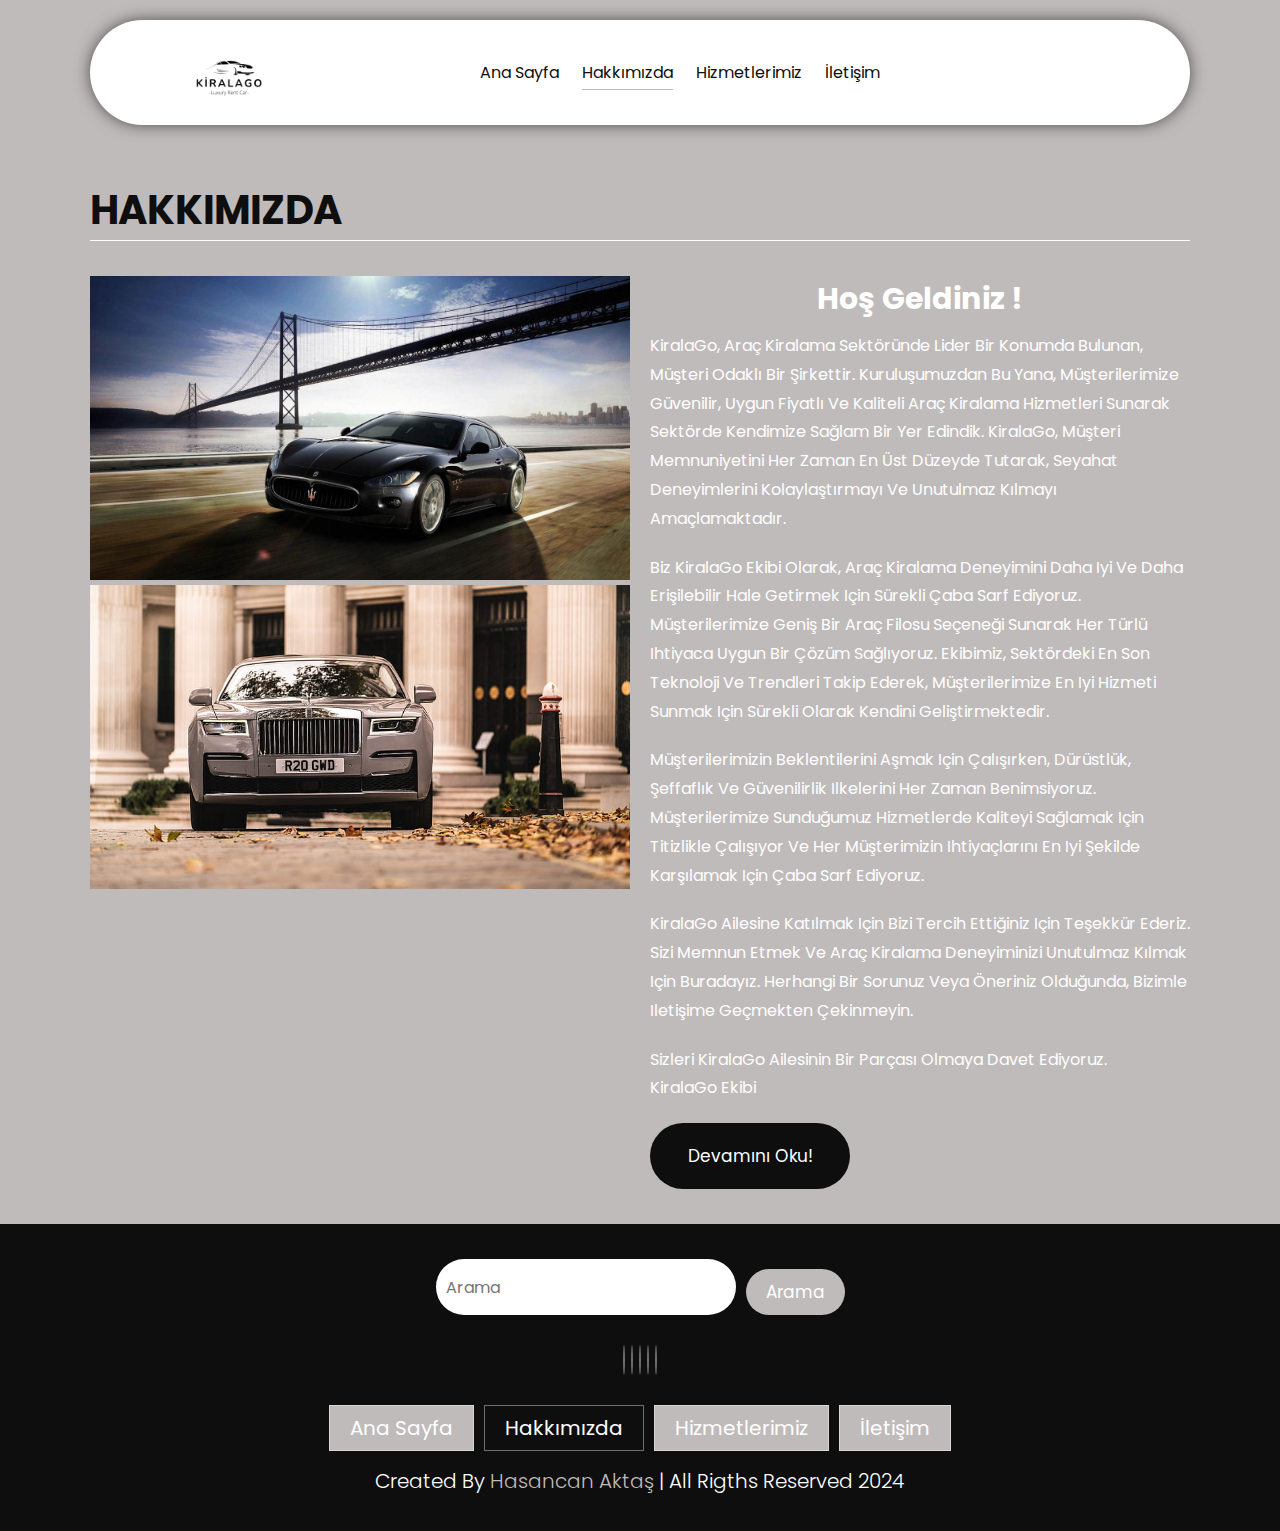
<file: KiralaGO/about.html>
<!DOCTYPE html>
<html lang="en">
  <head>
    <meta charset="UTF-8" />
    <meta http-equiv="X-UA-Compatible" content="IE=edge" />
    <meta name="viewport" content="width=device-width, initial-scale=1.0" />
    <link
      rel="stylesheet"
      href="https://cdnjs.cloudflare.com/ajax/libs/font-awesome/6.1.1/css/all.min.css"
      integrity="sha512-KfkfwYDsLkIlwQp6LFnl8zNdLGxu9YAA1QvwINks4PhcElQSvqcyVLLD9aMhXd13uQjoXtEKNosOWaZqXgel0g=="
      crossorigin="anonymous"
      referrerpolicy="no-referrer"
    />
    <title>Hakkımızda</title>
    <link rel="stylesheet" href="styles/style.css" />
  </head>
  <body>
    <!--! header section start  -->
    <header class="header">
      <a href="#" class="logo">
        <img src="images/1.png" alt="logo" />
      </a>
      <nav class="navbar">
        <a href="index.html">Ana Sayfa</a>
        <a href="about.html" class="active">Hakkımızda</a>
       
        <a href="products.html">Hizmetlerimiz</a>
        
        <a href="contact.html">İletişim</a>
        
      </nav>

      <div class="buttons">
        <button id="search-btn">
          <i class="fas fa-search"></i>
        

      <div class="search-form">
        <input
          type="text"
          class="search-input"
          id="search-box"
          placeholder="search here"
        />
        <i class="fas fa-search"></i>
      </div>

    </header>
    <!--! header section end  -->

    <!--! about section start  -->
    <section class="about" id="about">
      <h1 class="heading"><span >Hakkımızda</span></h1>
      <div class="row">
        <div class="image">
          <img src="images/2.jpg" alt="about" />
          <img src="images/rolss.jpg" alt="about" />
        </div>
        <div class="content">
          <h3 > Hoş Geldiniz !</h3>
          
          <p>
            KiralaGo, araç kiralama sektöründe lider bir konumda bulunan, müşteri odaklı bir şirkettir. 
            Kuruluşumuzdan bu yana, müşterilerimize güvenilir, uygun fiyatlı ve kaliteli araç kiralama hizmetleri sunarak sektörde kendimize sağlam bir yer edindik. 
            KiralaGo, müşteri memnuniyetini her zaman en üst düzeyde tutarak, seyahat deneyimlerini kolaylaştırmayı ve unutulmaz kılmayı amaçlamaktadır.

          </p>
          <p>
            Biz KiralaGo ekibi olarak, araç kiralama deneyimini daha iyi ve daha erişilebilir hale getirmek için sürekli çaba sarf ediyoruz. 
            Müşterilerimize geniş bir araç filosu seçeneği sunarak her türlü ihtiyaca uygun bir çözüm sağlıyoruz. 
            Ekibimiz, sektördeki en son teknoloji ve trendleri takip ederek, müşterilerimize en iyi hizmeti sunmak için sürekli olarak kendini geliştirmektedir.


          </p>
          <p>
           
            Müşterilerimizin beklentilerini aşmak için çalışırken, dürüstlük, şeffaflık ve güvenilirlik ilkelerini her zaman benimsiyoruz.
             Müşterilerimize sunduğumuz hizmetlerde kaliteyi sağlamak için titizlikle çalışıyor ve her müşterimizin ihtiyaçlarını en iyi şekilde karşılamak için çaba sarf ediyoruz.

          </p>
          <p>
            KiralaGo ailesine katılmak için bizi tercih ettiğiniz için teşekkür ederiz. 
            Sizi memnun etmek ve araç kiralama deneyiminizi unutulmaz kılmak için buradayız. 
            Herhangi bir sorunuz veya öneriniz olduğunda, bizimle iletişime geçmekten çekinmeyin.

          </p>
          <P>
            Sizleri KiralaGo ailesinin bir parçası olmaya davet ediyoruz.
            <br>
            KiralaGo Ekibi</P>
          <a href="#" class="btn">Devamını Oku!</a>
        </div>
      </div>
    </section>
    <!--! about section end  -->

    <!--! footer section start  -->
    <section class="footer">
      <div class="search">
        <input type="text" class="search-input" placeholder="Arama" />
        <button class="btn btn-primary">Arama</button>
      </div>
      <div class="share">
        <a href="#" class="fab fa-facebook"></a>
        <a href="#" class="fab fa-twitter"></a>
        <a href="#" class="fab fa-instagram"></a>
        <a href="#" class="fab fa-linkedin"></a>
        <a href="#" class="fab fa-pinterest"></a>
      </div>

      <div class="links">
        <a href="#">Ana Sayfa</a>
        <a href="#" class="active">Hakkımızda</a>
        <a href="#">Hizmetlerimiz</a>
        <a href="#">İletişim</a>
        
      </div>

      <div class="credit">
        created by <span>Hasancan Aktaş</span> | all rigths reserved 2024
      </div>
    </section>
    <!--! footer section end  -->

    <script src="js/script.js"></script>
  </body>
</html>
</file>
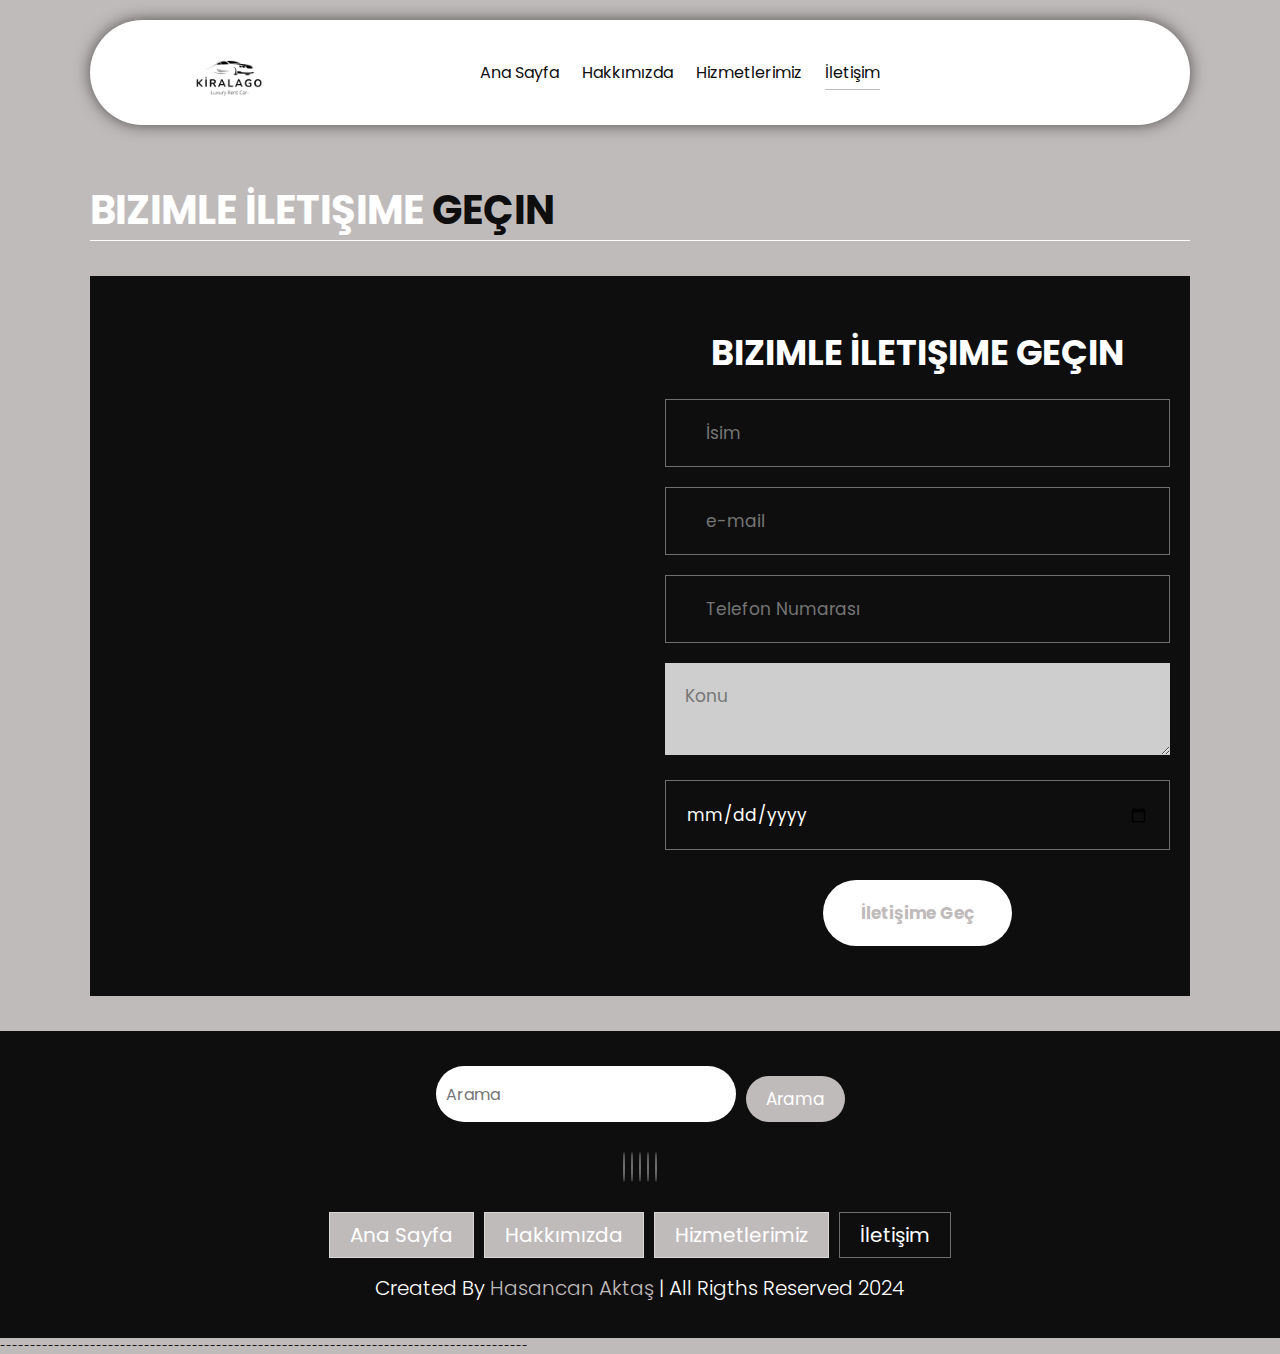
<file: KiralaGO/contact.html>
<!DOCTYPE html>
<html lang="en">
  <head>
    <meta charset="UTF-8" />
    <meta http-equiv="X-UA-Compatible" content="IE=edge" />
    <meta name="viewport" content="width=device-width, initial-scale=1.0" />
    <link
      rel="stylesheet"
      href="https://cdnjs.cloudflare.com/ajax/libs/font-awesome/6.1.1/css/all.min.css"
      integrity="sha512-KfkfwYDsLkIlwQp6LFnl8zNdLGxu9YAA1QvwINks4PhcElQSvqcyVLLD9aMhXd13uQjoXtEKNosOWaZqXgel0g=="
      crossorigin="anonymous"
      referrerpolicy="no-referrer"
    />
    <title>Contact</title>
    <link rel="stylesheet" href="styles/style.css" />
  </head>
  <body>
    <!--! header section start  -->
    <header class="header">
      <a href="#" class="logo">
        <img src="images/1.png" alt="logo" />
      </a>
      <nav class="navbar">
        <a href="index.html">Ana Sayfa</a>
        <a href="about.html">Hakkımızda</a>
      
        <a href="products.html">Hizmetlerimiz</a>
        
        <a href="contact.html" class="active">İletişim</a>
       
      </nav>

      <div class="buttons">
        <button id="search-btn">
          <i class="fas fa-search"></i>
        </button>
        
      </div>

      <div class="search-form">
        <input
          type="text"
          class="search-input"
          id="search-box"
          placeholder="search here"
        />
        <i class="fas fa-search"></i>
      </div>

      
    </header>
    <!--! header section end  -->

    <section class="contact" id="contact">
      <h1 class="heading">Bizimle İletişime <span>Geçin</span></h1>
      <div class="row">
        <iframe
          class="map"
          src="https://www.google.com/maps/embed?pb=!1m18!1m12!1m3!1d12043.177495064334!2d28.977831299999995!3d41.00787365!2m3!1f0!2f0!3f0!3m2!1i1024!2i768!4f13.1!3m3!1m2!1s0x14cab9bddcd032e9%3A0x485518afab977da6!2sSultanahmet%2C%20Alemdar%2C%2034110%20Fatih%2F%C4%B0stanbul!5e0!3m2!1str!2str!4v1674317051282!5m2!1str!2str-"
          loading="lazy"
          referrerpolicy="no-referrer-when-downgrade"
        ></iframe>
        <form>
          <h3>BIZIMLE İLETIŞIME GEÇIN</h3>
          <div class="inputBox">
            <i class="fas fa-user"></i>
            <input type="text" placeholder="İsim" />
          </div>
          <div class="inputBox">
            <i class="fas fa-envelope"></i>
            <input type="email" placeholder="e-mail" />
          </div>
          <div class="inputBox",number>
            <i class="fas fa-phone"></i>
            <input type="number" placeholder="Telefon Numarası" />
          </div>
          <div class="input-container textarea">
            <textarea name="message" class="input" placeholder="Konu"></textarea>
           
          </div>
          <div class="inputBox",date>
            
            <input type="date" placeholder="Tarih" />
          </div>
          
          <input type="submit" class="btn" value="İletişime Geç" />
        </form>
      </div>
    </section>
    <!--! contact section end  -->

    <!--! footer section start  -->
    <section class="footer">
      <div class="search">
        <input type="text" class="search-input" placeholder="Arama" />
        <button class="btn btn-primary">Arama</button>
      </div>
      <div class="share">
        <a href="#" class="fab fa-facebook"></a>
        <a href="#" class="fab fa-twitter"></a>
        <a href="#" class="fab fa-instagram"></a>
        <a href="#" class="fab fa-linkedin"></a>
        <a href="#" class="fab fa-pinterest"></a>
      </div>

      <div class="links">
        <a href="#">Ana Sayfa</a>
        <a href="#">Hakkımızda</a>
        
        <a href="#">Hizmetlerimiz</a>
        
        <a href="#" class="active">İletişim</a>
        
      </div>

      <div class="credit">
        created by <span>Hasancan Aktaş</span> | all rigths reserved 2024
      </div>
    </section>
    <!--! footer section end  -->

    <script src="js/script.js"></script>
  </body>
</html>


















----------------------------------------------------------------------------------------
</file>
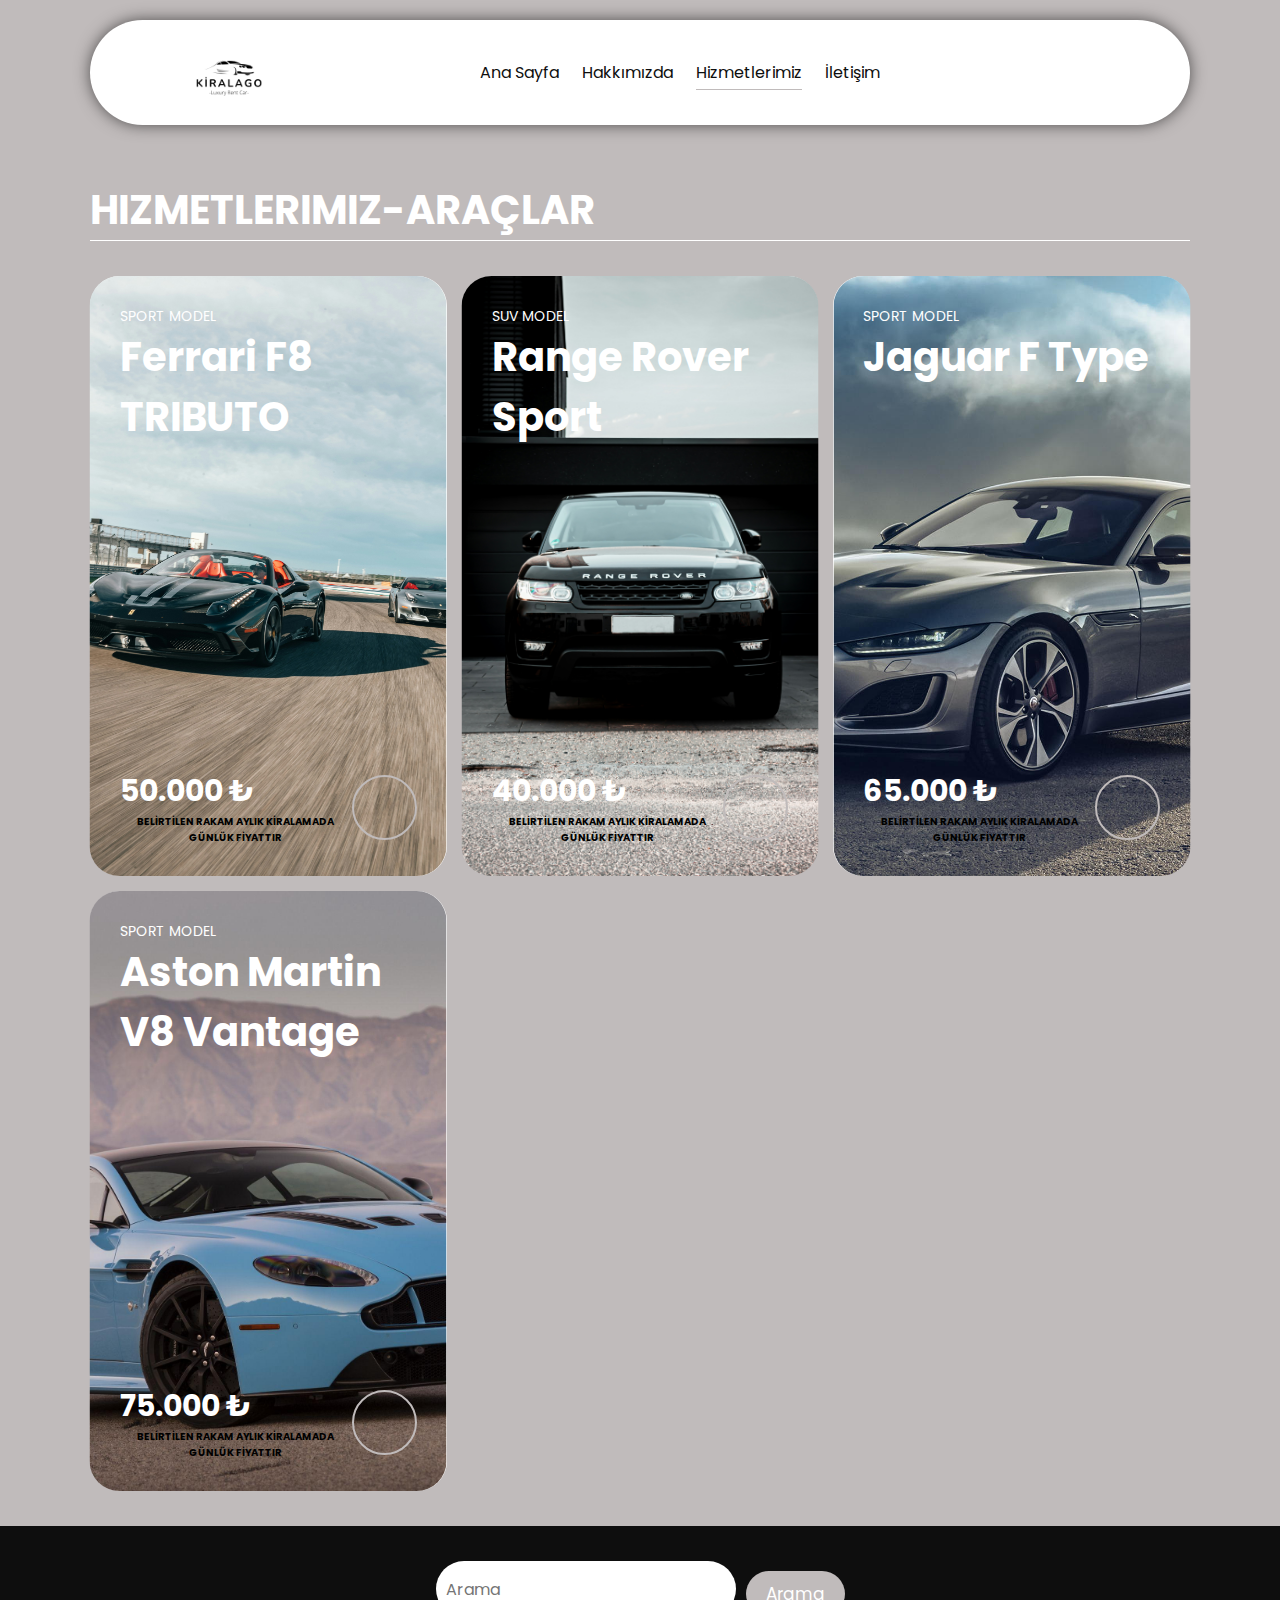
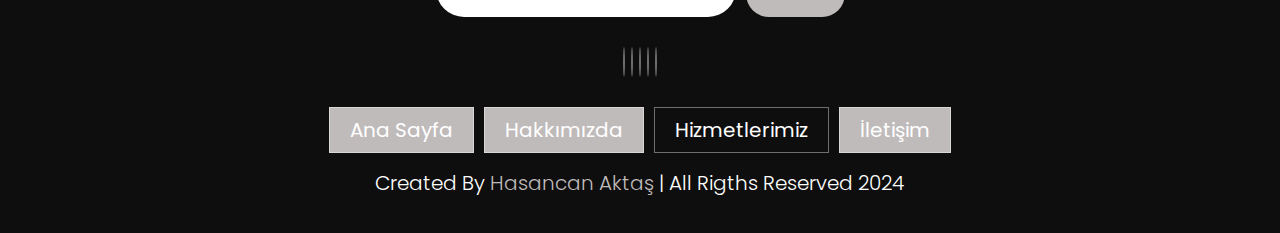
<file: KiralaGO/products.html>
<!DOCTYPE html>
<html lang="en">
  <head>
    <meta charset="UTF-8" />
    <meta http-equiv="X-UA-Compatible" content="IE=edge" />
    <meta name="viewport" content="width=device-width, initial-scale=1.0" />
    <link
      rel="stylesheet"
      href="https://cdnjs.cloudflare.com/ajax/libs/font-awesome/6.1.1/css/all.min.css"
      integrity="sha512-KfkfwYDsLkIlwQp6LFnl8zNdLGxu9YAA1QvwINks4PhcElQSvqcyVLLD9aMhXd13uQjoXtEKNosOWaZqXgel0g=="
      crossorigin="anonymous"
      referrerpolicy="no-referrer"
    />
    <title>Hizmetlerimiz</title>
    <link rel="stylesheet" href="styles/style.css" />
  </head>
  <body>
    <!--! header section start  -->
    <header class="header">
      <a href="#" class="logo">
        <img src="images/1.png" alt="logo" />
      </a>
      <nav class="navbar">
        <a href="index.html">Ana Sayfa</a>
        <a href="about.html">Hakkımızda</a>
        
        <a href="products.html" class="active">Hizmetlerimiz</a>
       
        <a href="contact.html">İletişim</a>
       
      </nav>

      <div class="buttons">
        <button id="search-btn">
          <i class="fas fa-search"></i>
        </button>
        
        <button id="menu-btn">
          <i class="fas fa-bars"></i>
        </button>
      </div>

      <div class="search-form">
        <input
          type="text"
          class="search-input"
          id="search-box"
          placeholder="search here"
        />
        <i class="fas fa-search"></i>
    
    </header>
    <!--! header section end  -->

    <!--! products section start  -->
    <section class="products" id="products">
      <h1 class="heading">Hizmetlerimiz-ARAÇLAR<span></span></h1>
      <div class="box-container">
        <div class="box dark-bg">
          <div class="box-head">
            <span class="title"> SPORT MODEL</span>
            <a href="#" class="name">Ferrari F8 TRIBUTO</a>
          </div>
          <div class="image">
            <img src="images/ferra22.jpg" alt="" />
          </div>
          <div class="box-bottom">
            <div class="info">
              <b class="price">50.000 ₺</b>
              <p> <b>BELİRTİLEN RAKAM AYLIK KİRALAMADA GÜNLÜK FİYATTIR</b></p>
              
            </div>
            <div class="product-btn">
              <a href="#">
                <i class="fas fa-plus"></i>
              </a>
            </div>
          </div>
        </div>
        <div class="box dark-bg">
          <div class="box-head">
            <span class="title"> SUV MODEL</span>
            <a href="#" class="name">Range Rover Sport</a>
          </div>
          <div class="image">
            <img src="images/rangeroversport.jpg" alt="" />
          </div>
          <div class="box-bottom">
            <div class="info">
              <b class="price">40.000 ₺</b>
              <p> <b>BELİRTİLEN RAKAM AYLIK KİRALAMADA GÜNLÜK FİYATTIR</b></p>

              
            </div>
            <div class="product-btn">
              <a href="#">
                <i class="fas fa-plus"></i>
              </a>
            </div>
          </div>
        </div>
        <div class="box dark-bg">
          <div class="box-head">
            <span class="title"> SPORT MODEL</span>
            <a href="#" class="name">Jaguar F Type</a>
          </div>
          <div class="image">
            <img src="images/ftype2.jpg" alt="" />
          </div>
          <div class="box-bottom">
            <div class="info">
              <b class="price">65.000 ₺</b>
              <p> <b>BELİRTİLEN RAKAM AYLIK KİRALAMADA GÜNLÜK FİYATTIR</b></p>

              
            </div>
            <div class="product-btn">
              <a href="#">
                <i class="fas fa-plus"></i>
              </a>
            </div>
          </div>
        </div>



<!--buradan ayırdımm-->

        <div class="box dark-bg">
          <div class="box-head">
            <span class="title"> SPORT MODEL</span>
            <a href="#" class="name">Aston Martin V8 Vantage</a>
          </div>
          <div class="image">
            <img src="images/Aston-Martin-V8-Vantage-Windows-11-Wallpaper-4k.jpg" alt="" />
          </div>
          <div class="box-bottom">
            <div class="info">
              <b class="price">75.000 ₺</b>
              <p> <b>BELİRTİLEN RAKAM AYLIK KİRALAMADA GÜNLÜK FİYATTIR</b></p>

              
            </div>
            <div class="product-btn">
              <a href="#">
                <i class="fas fa-plus"></i>
              </a>
            </div>
          </div>
        </div>
      </div>
    </section>
    <!--! products section end  -->

    <!--! footer section start  -->
    <section class="footer">
      <div class="search">
        <input type="text" class="search-input" placeholder="Arama" />
        <button class="btn btn-primary">Arama</button>
      </div>
      <div class="share">
        <a href="#" class="fab fa-facebook"></a>
        <a href="#" class="fab fa-twitter"></a>
        <a href="#" class="fab fa-instagram"></a>
        <a href="#" class="fab fa-linkedin"></a>
        <a href="#" class="fab fa-pinterest"></a>
      </div>

      <div class="links">
        <a href="#">Ana Sayfa</a>
        <a href="#">Hakkımızda</a>
        
        <a href="#" class="active">Hizmetlerimiz</a>
        
        <a href="#">İletişim</a>
       
      </div>

      <div class="credit">
        created by <span>Hasancan Aktaş</span> | all rigths reserved 2024
      </div>
    </section>
    <!--! footer section end  -->

    <script src="js/script.js"></script>
  </body>
</html>
</file>
<file: KiralaGO/styles/style.css>
@import url("https://fonts.googleapis.com/css2?family=Poppins:wght@100;300;400;500;600&display=swap");





.slider{
      max-width: 1000px;
      height: 500px;
      margin: 50px auto;
      position: relative;
}
.slide1{
  animation:fade 8s infinite;
  -webkit-animation:fade 10s infinite;
}
.slide2{
  animation:fade2 8s infinite;
  -webkit-animation:fade2 10s infinite;
}
.slide3{
  animation:fade3 8s infinite; 
  -webkit-animation:fade3 10s infinite;
}
.slide4{
   animation:fade4 8s infinite; 
   -webkit-animation:fade4 10s infinite;
}
.slide5{
  animation:fade5 8s infinite; 
  -webkit-animation:fade5 10s infinite;
}
     
.slide1,.slide2,.slide3,.slide4,.slide5{
   position: absolute;
   width: 100%;
   height: 100%;
}

/* @keyframes fade{
  0%   {opacity:1}
  33% { opacity: 0}
  66% { opacity: 0}
  100% { opacity: 1}
}
@keyframes fade2{
  0%   {opacity:0}
  33% { opacity: 1}
  66% { opacity: 0 }
  100% { opacity: 0}
}
@keyframes fade3{
  0%   {opacity:0}
  33% { opacity: 0}
  66% { opacity: 1}
  100% { opacity: 0}
} */

 
@keyframes fade{
  0%   {opacity:1}
  20% { opacity: 0}
  40% { opacity: 0}
  60% { opacity: 0}
  80% { opacity: 0}
  100% { opacity: 1}
}
@keyframes fade2{
  0%   {opacity:0}
  20% { opacity: 1}
  40% { opacity: 0}
  60% { opacity: 0}
  80% { opacity: 0}
  100% { opacity: 0}
}
@keyframes fade3{
  0%   {opacity:0}
  20% { opacity: 0}
  40% { opacity: 1}
  60% { opacity: 0}
  80% { opacity: 0}
  100% { opacity: 0}
}
@keyframes fade4{
  0%   {opacity:0}
  20% { opacity: 0}
  40% { opacity: 0}
  60% { opacity: 1}
  80% { opacity: 0}
  100% { opacity: 0}
}
@keyframes fade5{
  0%   {opacity:0}
  20% { opacity: 0}
  40% { opacity: 0}
  60% { opacity: 0}
  80% { opacity: 1}
  100% { opacity: 0}
}




:root {
  --main-color: #c0bbbb;
  --black-color: #0e0e0e;
  --border: 0.1rem solid rgba(255, 255, 255, 0.4);
}

* {
  font-family: "Poppins", sans-serif;
  margin: 0;
  padding: 0;
  box-sizing: border-box;
  outline: none;
  border: none;
  text-decoration: none;
  text-transform: capitalize;
  transition: 0.2s ease;
}

/*! base html codes  */
html {
  font-size: 62.5%;
  scroll-padding-top: 9rem;
  scroll-behavior: smooth;
  overflow-x: hidden;
}

html::-webkit-scrollbar {
  width: 0.8rem;
  background-color: white;
}

html::-webkit-scrollbar-track {
  background-color: transparent;
}

html::-webkit-scrollbar-thumb {
  border-radius: 3rem;
  background-color: var(--black-color);
}

body {
  background-color: var(--main-color);
  overflow-x: hidden;
}

section {
  padding: 3.5rem 7%;
}

a {
  color: var(--black-color);
  text-decoration: none;
}

.btn {
  margin-top: 1rem;
  display: inline-block;
  padding: 2rem 3.75rem;
  border-radius: 30rem;
  font-size: 1.7rem;
  color: #fff;
  background-color: var(--black-color);
  cursor: pointer;
}

.btn:hover {
  opacity: 0.9;
}

.heading {
  color: #fff;
  text-transform: uppercase;
  font-size: 4rem;
  margin-bottom: 3.5rem;
  border-bottom: 0.1rem solid #fff;
}
.heading1 {
  text-align: center;
  color: #fff;
  text-transform: capitalize;
  font-size: 4rem;
  margin-bottom: 1.5rem;
  border-bottom: 0.1rem solid #fff;
}

.heading span {
  text-align: center;
  color: var(--black-color);
  text-transform: uppercase;
}
.heading1 span {
  text-align: center;
  color: var(--black-color);
  text-transform: capitalize;
}

.search-input {
  font-size: 1.6rem;
  color: var(--black-color);
  padding: 1rem;
  text-transform: none;
  border-radius: 3rem;
}

/*! header start  */

.header .search-form {
  position: absolute;
  top: 115%;
  right: 7%;
  background-color: #fff;
  width: 50rem;
  height: 5rem;
  display: flex;
  align-items: center;
  border-radius: 3rem;
  box-shadow: 0px 0px 25px 2px rgb(0 0 0 / 75%);
  transform: scaleY(0);
}

.header .search-form.active {
  transform: scaleY(1);
}

.header .search-form i {
  cursor: pointer;
  font-size: 2.2rem;
  margin-right: 1.5rem;
  color: var(--black-color);
}

.header .search-form input {
  width: 100%;
}

.header .logo img {
  height: 10rem;
}

.header {
  background-color: #fff;
  display: flex;
  align-items: center;
  justify-content: space-between;
  padding: 0 7%;
  margin: 2rem 7%;
  border-radius: 30rem;
  box-shadow: 0px 0px 17px -2px rgba(0, 0, 0, 0.75);
  position: sticky;
  top: 0;
  z-index: 1000;
}

.header .navbar a {
  margin: 0 1rem;
  font-size: 1.6rem;
  color: var(--black-color);
  border-bottom: 0.1rem solid transparent;
}

.header .navbar .active,
.header .navbar a:hover {
  border-color: var(--main-color);
  padding-bottom: 0.5rem;
}

.header .buttons button {
  cursor: pointer;
  font-size: 2.5rem;
  margin-left: 2rem;
  background-color: transparent;
  color: var(--black-color);
}

.header .cart-items-container {
  position: absolute;
  top: 95%;
  height: calc(100vh - 9rem);
  width: 35rem;
  background-color: #fff;
  box-shadow: 0px 20px 14px 0px rgb(0 0 0 / 75%);
  right: -100%;
}

.header .cart-items-container.active {
  right: 3rem;
}

.header .cart-items-container .cart-item {
  position: relative;
  display: flex;
  align-items: center;
  gap: 1.5rem;
  padding: 1.5rem;
}

.header .cart-items-container .cart-item:hover {
  box-shadow: 0px 0px 10px 0px rgba(0, 0, 0, 0.75);
}

.header .cart-items-container .cart-item .fa-times {
  position: absolute;
  top: 1rem;
  right: 1.5rem;
  font-size: 2rem;
  cursor: pointer;
  color: var(--black-color);
}

.header .cart-items-container .cart-item img {
  height: 7rem;
}

.header .cart-items-container .cart-item .content h3 {
  font-size: 2rem;
  color: var(--black-color);
  padding-bottom: 0.5rem;
}

.header .cart-items-container .cart-item .content .price {
  font-size: 1.5rem;
  color: var(--black-color);
}

.header .cart-items-container .btn {
  width: 100%;
  text-align: center;
  border-radius: unset;
}

.header #menu-btn {
  display: none;
}

/*! header end  */

/*! Anasayfa start  */
.home {
  min-height: 100vh;
  background: url(../images/1-1.jpg) no-repeat;
  background-size: cover;
  background-position: center;
  margin-top: -14.5rem;
  display: flex;
  align-items: center;
}

.home .content {
  max-width: 60rem;
}

.home .content h3 {
  font-size: 7rem;
  color: #d1cccc;
}

.home .content p {
  font-size: 1.7rem;
  font-weight:900;
  line-height: 1.7;
  padding: 2rem 0;
  color: #ffffff;
}
/*! Anasayfa end  */



/*! Ürünler start  */
.products .box-container {
  display: grid;
  grid-template-columns: repeat(auto-fit, minmax(30rem, 1fr));
  gap: 1.5rem;
}

.products .box-container .box {
  text-align: center;
  background-color: #fff;
  position: relative;
  border-radius: 3rem;
  height: 60rem;
  display: flex;
  flex-direction: column;
  justify-content: space-between;
  padding: 3rem;
}

.products .box-container .box .box-head {
  display: flex;
  flex-direction: column;
  align-items: flex-start;
  position: relative;
  z-index: 10;
}

.products .box-container .box .box-head .title {
  color: white;
  font-size: 1.4rem;
}

.products .box-container .box .box-head .name {
  font-size: 4rem;
  font-weight: bold;
  text-align: start;
  overflow-wrap: anywhere;
  color: white;
}

.products .box-container .dark-bg .box-head .name,
.products .box-container .dark-bg .box-head .title {
  color: #fff;
}

.products .box-container img {
  top: 0;
  left: 0;
  width: 100%;
  height: 100%;
  transform: unset; 
  background-color: ghostwhite;
  position: absolute;
  top: 50%;
  left: 50%;
  width: 100%;
  object-fit: cover;
  transform: translate(-50%, -50%);
  border-radius: 3rem;

}

.products .box-container .dark-bg img {
  top: 0;
  left: 0;
  width: 100%;
  height: 100%;
  transform: unset; 
  background-color: ghostwhite;
  position: absolute;
  top: 50%;
  left: 50%;
  width: 100%;
  object-fit: cover;
  transform: translate(-50%, -50%);
  border-radius: 3rem;
}

.products .box-container .box-bottom {
  display: flex;
  justify-content: space-between;
  align-items: center;
  position: relative;
  z-index: 10;
}

.products .box-container .box-bottom .info {
  display: flex;
  flex-direction: column;
  align-items: flex-start;
}

.products .box-container .box-bottom .info .price {
  color: white;
  font-size: 3rem;
}





.products .box-container .box-bottom .product-btn a {
  display: flex;
  align-items: center;
  justify-content: center;
  border-radius: 50%;
  width: 6.5rem;
  height: 6.5rem;
  border: 0.2rem solid var(--main-color);
  
}

.products .box-container .box-bottom .product-btn a i {
  
  font-size: 1.6rem;
  color: var(--main-color);
}

/*! Ürünler end  */

/*! Hakkımızda start  */



.about .row {
  display: flex;
  flex-wrap: wrap;
  column-gap: 2rem;
}

.about .row .image {
  flex: 1 1 45rem;
}

.about .row img {
  width: 100%;
}

.about .row .content {
  flex: 1 1 45rem;
}

.about .row .content h3 {
  text-align: center;
  font-size: 3rem;
  color: #fff;
}

.about .row .content p {
  font-size: 1.6rem;
  color: white;
  padding: 1rem 0;
  line-height: 1.8;
}

/*! Hakkımızda end  */

/*! Yorumlar start  */
.review .box-container {
  display: grid;
  grid-template-columns: repeat(auto-fit, minmax(30rem, 1fr));
  gap: 1.5rem;
}

.review .box-container .box {
  border: var(--border);
  text-align: center;
  padding: 3rem 2rem;
  background-color: #fff;
  border-radius: 3rem;
}

.review .box-container .box p {
  font-size: 1.5rem;
  line-height: 1.8;
  padding: 2rem 0;
}

.review .box-container .box .user {
  height: 7rem;
  width: 7rem;
  border-radius: 50%;
  object-fit: cover;
}

.review .box-container .box h3 {
  padding: 1rem 0;
  font-size: 2rem;
  color: var(--main-color);
}

.review .box-container .box .stars i {
  font-size: 1.5rem;
  color: gold;
}

/*! Yorumlar end  */





/*! İletişim start  */
.contact .row {
  display: flex;
  background-color: var(--black-color);
  flex-wrap: wrap;
  gap: 1rem;
}

.contact .row .map {
  flex: 1 1 45rem;
  width: 100%;
  object-fit: cover;
}
.contact .row form {
  flex: 1 1 45rem;
  padding: 5rem 2rem;
  text-align: center;
}

.contact .row form h3 {
  text-transform: uppercase;
  font-size: 3.5rem;
  color: #fff;
}

.contact .row form .inputBox {
  display: flex;
  align-items: center;
  margin: 2rem 0;
  border: var(--border);
}

.contact .row form .inputBox i {
  color: #fff;
  font-size: 2rem;
  padding-left: 2rem;
}

.contact .row form .inputBox input {
  width: 100%;
  padding: 2rem;
  font-size: 1.7rem;
  color: #fff;
  text-transform: none;
  background-color: transparent;
}
.contact .row form .input-container textarea {
  
  width: 100%;
  padding: 2rem;
  font-size: 1.7rem;
  color: #fff;
  text-transform: none;
  background-color: rgb(206, 206, 206);
}


.contact .row form .btn {
  color: var(--main-color);
  background-color: #fff;
  font-weight: bold;
}

/*! İletişim end  */




/*! footer start  */
.footer {
  background-color: var(--black-color);
  text-align: center;
}

.footer .search {
  display: flex;
  justify-content: center;
}

.footer .search .search-input {
  width: 30rem;
}

.footer .search .btn-primary {
  background-color: var(--main-color);
  padding: 1rem 2rem;
  margin-left: 1rem;
}

.footer .share {
  padding: 2rem 0;
}

.footer .share a {
  width: 5rem;
  height: 5rem;
  line-height: 5rem;
  color: #fff;
  font-size: 2rem;
  border: var(--border);
  border-radius: 50%;
  margin: 0.3rem;
}

.footer .share a:hover {
  background-color: var(--main-color);
}

.footer .links {
  display: flex;
  justify-content: center;
  flex-wrap: wrap;
  gap: 1rem;
}

.footer .links a {
  background-color: var(--main-color);
  padding: 0.7rem 2rem;
  color: #fff;
  font-size: 2rem;
  border: var(--border);
}

.footer .links a:hover {
  background-color: var(--black-color);
  opacity: 0.7;
}

.footer .links a.active {
  background-color: var(--black-color);
}

.footer .credit {
  font-size: 2rem;
  color: #fff;
  font-weight: 300;
  padding-top: 1.5rem;
}

.footer .credit span {
  color: var(--main-color);
}
/*! footer end  */

/*! responsive start  */
@media (max-width: 991px) {
  html {
    font-size: 55%;
  }

  .header {
    padding: 1.5rem 2rem;
  }

  .header .logo img {
    height: 7rem;
  }

  section {
    padding: 2rem;
  }

  .products .box-container .box .box-head .name {
    font-size: 3.4rem;
  }
}

@media (max-width: 768px) {
  .header #menu-btn {
    display: inline-block;
  }

  .header .navbar {
    position: absolute;
    top: 95%;
    background-color: #fff;
    height: calc(100vh - 9rem);
    width: 30rem;
    box-shadow: 0px 20px 14px 0px rgb(0 0 0 / 75%);
    right: -100%;
  }

  .header .navbar.active {
    right: 3rem;
  }

  .header .navbar a {
    color: var(--black-color);
    display: block;
    margin: 1.5rem;
    padding: 0.5rem;
    font-size: 2rem;
  }
}

@media (max-width: 576px) {
  html {
    font-size: 50%;
  }

  .header .search-form {
    width: 30rem;
  }
}

/*! responsive end  */
</file>
